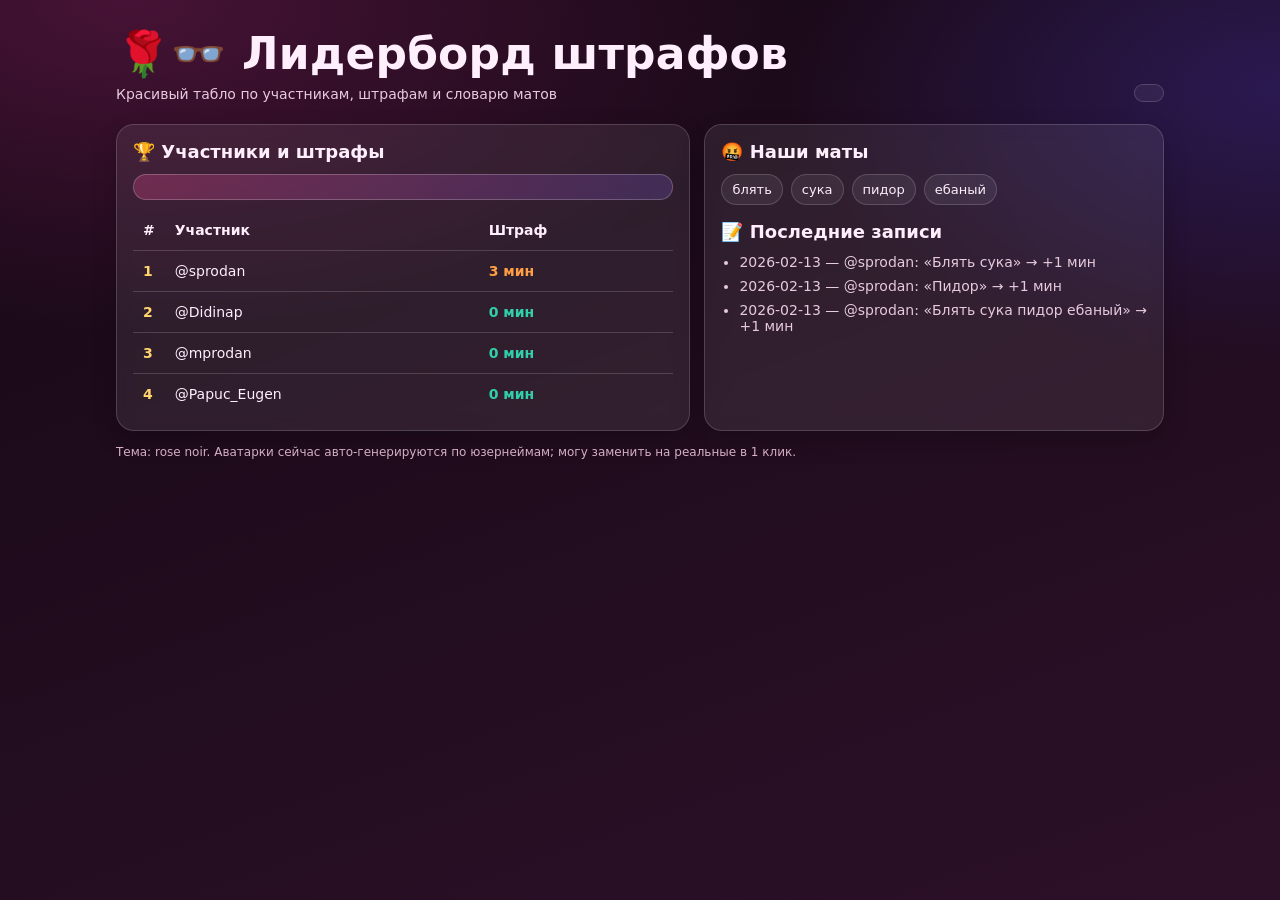
<file: index.html>
<!doctype html>
<html lang="ru">
<head>
  <meta charset="UTF-8" />
  <meta name="viewport" content="width=device-width, initial-scale=1.0" />
  <title>🌹👓 Лидерборд штрафов</title>
  <style>
    :root {
      --bg1: #160815;
      --bg2: #2c1028;
      --card: rgba(255,255,255,0.08);
      --line: rgba(255,255,255,0.16);
      --text: #ffeefb;
      --muted: #e7cadd;
      --accent: #ff4f9a;
      --accent-2: #8f6bff;
      --ok: #31d0aa;
      --warn: #ff9f44;
      --danger: #ff5f7a;
    }

    * { box-sizing: border-box; }
    body {
      margin: 0;
      font-family: Inter, system-ui, -apple-system, Segoe UI, Roboto, Helvetica, Arial, sans-serif;
      color: var(--text);
      background: radial-gradient(1200px 600px at 10% 0%, #471336 0%, transparent 55%),
                  radial-gradient(900px 500px at 100% 10%, #2a1951 0%, transparent 55%),
                  linear-gradient(160deg, var(--bg1), var(--bg2));
      min-height: 100vh;
    }

    .wrap {
      max-width: 1080px;
      margin: 0 auto;
      padding: 28px 16px 40px;
    }

    .hero {
      display: flex;
      justify-content: space-between;
      align-items: end;
      gap: 16px;
      margin-bottom: 22px;
    }

    h1 {
      margin: 0;
      font-size: clamp(26px, 5vw, 44px);
      letter-spacing: 0.2px;
    }

    .subtitle {
      color: var(--muted);
      margin-top: 6px;
      font-size: 14px;
    }

    .badge {
      border: 1px solid var(--line);
      background: rgba(255,255,255,0.06);
      border-radius: 999px;
      padding: 8px 14px;
      font-size: 13px;
      white-space: nowrap;
    }

    .grid {
      display: grid;
      grid-template-columns: 1.25fr 1fr;
      gap: 14px;
    }

    @media (max-width: 860px) {
      .grid { grid-template-columns: 1fr; }
    }

    .card {
      background: var(--card);
      border: 1px solid var(--line);
      border-radius: 18px;
      backdrop-filter: blur(8px);
      box-shadow: 0 10px 24px rgba(0,0,0,0.2);
      padding: 16px;
    }

    .card h2 {
      margin: 0 0 12px;
      font-size: 18px;
    }

    .table {
      width: 100%;
      border-collapse: collapse;
      overflow: hidden;
      border-radius: 12px;
    }

    .table th,
    .table td {
      text-align: left;
      padding: 12px 10px;
      border-bottom: 1px solid var(--line);
      font-size: 14px;
    }

    .table tr:last-child td { border-bottom: none; }

    .user {
      display: flex;
      align-items: center;
      gap: 10px;
      min-width: 190px;
    }

    .avatar {
      width: 34px;
      height: 34px;
      border-radius: 50%;
      object-fit: cover;
      border: 1px solid rgba(255,255,255,0.3);
      background: #fff;
    }

    .rank {
      width: 28px;
      font-weight: 700;
      color: #ffd66e;
    }

    .mins {
      font-weight: 700;
      color: var(--warn);
    }

    .swear-cloud {
      display: flex;
      flex-wrap: wrap;
      gap: 8px;
      margin-top: 4px;
    }

    .pill {
      padding: 7px 10px;
      border-radius: 999px;
      border: 1px solid var(--line);
      background: rgba(255,255,255,0.07);
      font-size: 13px;
    }

    .logs {
      margin: 0;
      padding-left: 18px;
      display: grid;
      gap: 8px;
      color: var(--muted);
      font-size: 14px;
    }

    .footer {
      margin-top: 14px;
      font-size: 12px;
      color: #dcb4cb;
    }

    .top {
      background: linear-gradient(120deg, rgba(255,79,154,0.25), rgba(143,107,255,0.2));
      border: 1px solid rgba(255,255,255,0.22);
      border-radius: 14px;
      padding: 12px;
      margin-bottom: 10px;
      font-size: 14px;
    }

    .zero {
      color: var(--ok);
      font-weight: 600;
    }
  </style>
</head>
<body>
  <div class="wrap">
    <div class="hero">
      <div>
        <h1>🌹👓 Лидерборд штрафов</h1>
        <div class="subtitle">Красивый табло по участникам, штрафам и словарю матов</div>
      </div>
      <div class="badge" id="updatedAt"></div>
    </div>

    <div class="grid">
      <section class="card">
        <h2>🏆 Участники и штрафы</h2>
        <div class="top" id="topLine"></div>
        <table class="table" id="board">
          <thead>
            <tr><th>#</th><th>Участник</th><th>Штраф</th></tr>
          </thead>
          <tbody>
            <tr><td class="rank">1</td><td>@sprodan</td><td class="mins">3 мин</td></tr>
            <tr><td class="rank">2</td><td>@Didinap</td><td class="zero">0 мин</td></tr>
            <tr><td class="rank">3</td><td>@mprodan</td><td class="zero">0 мин</td></tr>
            <tr><td class="rank">4</td><td>@Papuc_Eugen</td><td class="zero">0 мин</td></tr>
          </tbody>
        </table>
      </section>

      <section class="card">
        <h2>🤬 Наши маты</h2>
        <div class="swear-cloud" id="swears">
          <span class="pill">блять</span><span class="pill">сука</span><span class="pill">пидор</span><span class="pill">ебаный</span>
        </div>
        <h2 style="margin-top:16px">📝 Последние записи</h2>
        <ul class="logs" id="logs">
          <li>2026-02-13 — @sprodan: «Блять сука» → +1 мин</li>
          <li>2026-02-13 — @sprodan: «Пидор» → +1 мин</li>
          <li>2026-02-13 — @sprodan: «Блять сука пидор ебаный» → +1 мин</li>
        </ul>
      </section>
    </div>

    <div class="footer">Тема: rose noir. Аватарки сейчас авто-генерируются по юзернеймам; могу заменить на реальные в 1 клик.</div>
  </div>

  <script>
    const users = [
      { username: 'sprodan', name: 'stas prodan', penaltyMin: 3 },
      { username: 'mprodan', name: 'mprodan', penaltyMin: 0 },
      { username: 'Didinap', name: 'Didinap', penaltyMin: 0 },
      { username: 'Papuc_Eugen', name: 'Papuc Eugen', penaltyMin: 0 }
    ];

    const logs = [
      { date: '2026-02-13', username: 'sprodan', text: 'Блять сука', add: 1 },
      { date: '2026-02-13', username: 'sprodan', text: 'Пидор', add: 1 },
      { date: '2026-02-13', username: 'sprodan', text: 'Блять сука пидор ебаный', add: 1 }
    ];

    const swears = ['блять', 'сука', 'пидор', 'ебаный'];

    const avatarUrl = (u) => `https://api.dicebear.com/9.x/notionists/svg?seed=${encodeURIComponent(u)}`;

    const sorted = [...users].sort((a,b) => b.penaltyMin - a.penaltyMin || a.username.localeCompare(b.username));

    const top = sorted[0];
    document.getElementById('topLine').innerHTML =
      top.penaltyMin > 0
      ? `<b>@${top.username}</b> лидирует с <b>${top.penaltyMin} мин</b> штрафа.`
      : 'Пока штрафов нет. Все святые 😇';

    const table = document.getElementById('board');
    table.innerHTML = `
      <thead>
        <tr>
          <th>#</th>
          <th>Участник</th>
          <th>Штраф</th>
        </tr>
      </thead>
      <tbody>
        ${sorted.map((u, i) => `
          <tr>
            <td class="rank">${i + 1}</td>
            <td>
              <div class="user">
                <img class="avatar" src="${avatarUrl(u.username)}" alt="${u.username}" />
                <div>
                  <div>@${u.username}</div>
                  <div style="font-size:12px;color:#dcb4cb">${u.name}</div>
                </div>
              </div>
            </td>
            <td class="${u.penaltyMin === 0 ? 'zero' : 'mins'}">${u.penaltyMin} мин</td>
          </tr>
        `).join('')}
      </tbody>
    `;

    document.getElementById('swears').innerHTML = swears.map(w => `<span class="pill">${w}</span>`).join('');
    document.getElementById('logs').innerHTML = logs.map(l => `<li>${l.date} — @${l.username}: «${l.text}» → +${l.add} мин</li>`).join('');

    document.getElementById('updatedAt').textContent = `Обновлено: ${new Date().toLocaleString('ru-RU')}`;
  </script>
</body>
</html>
</file>
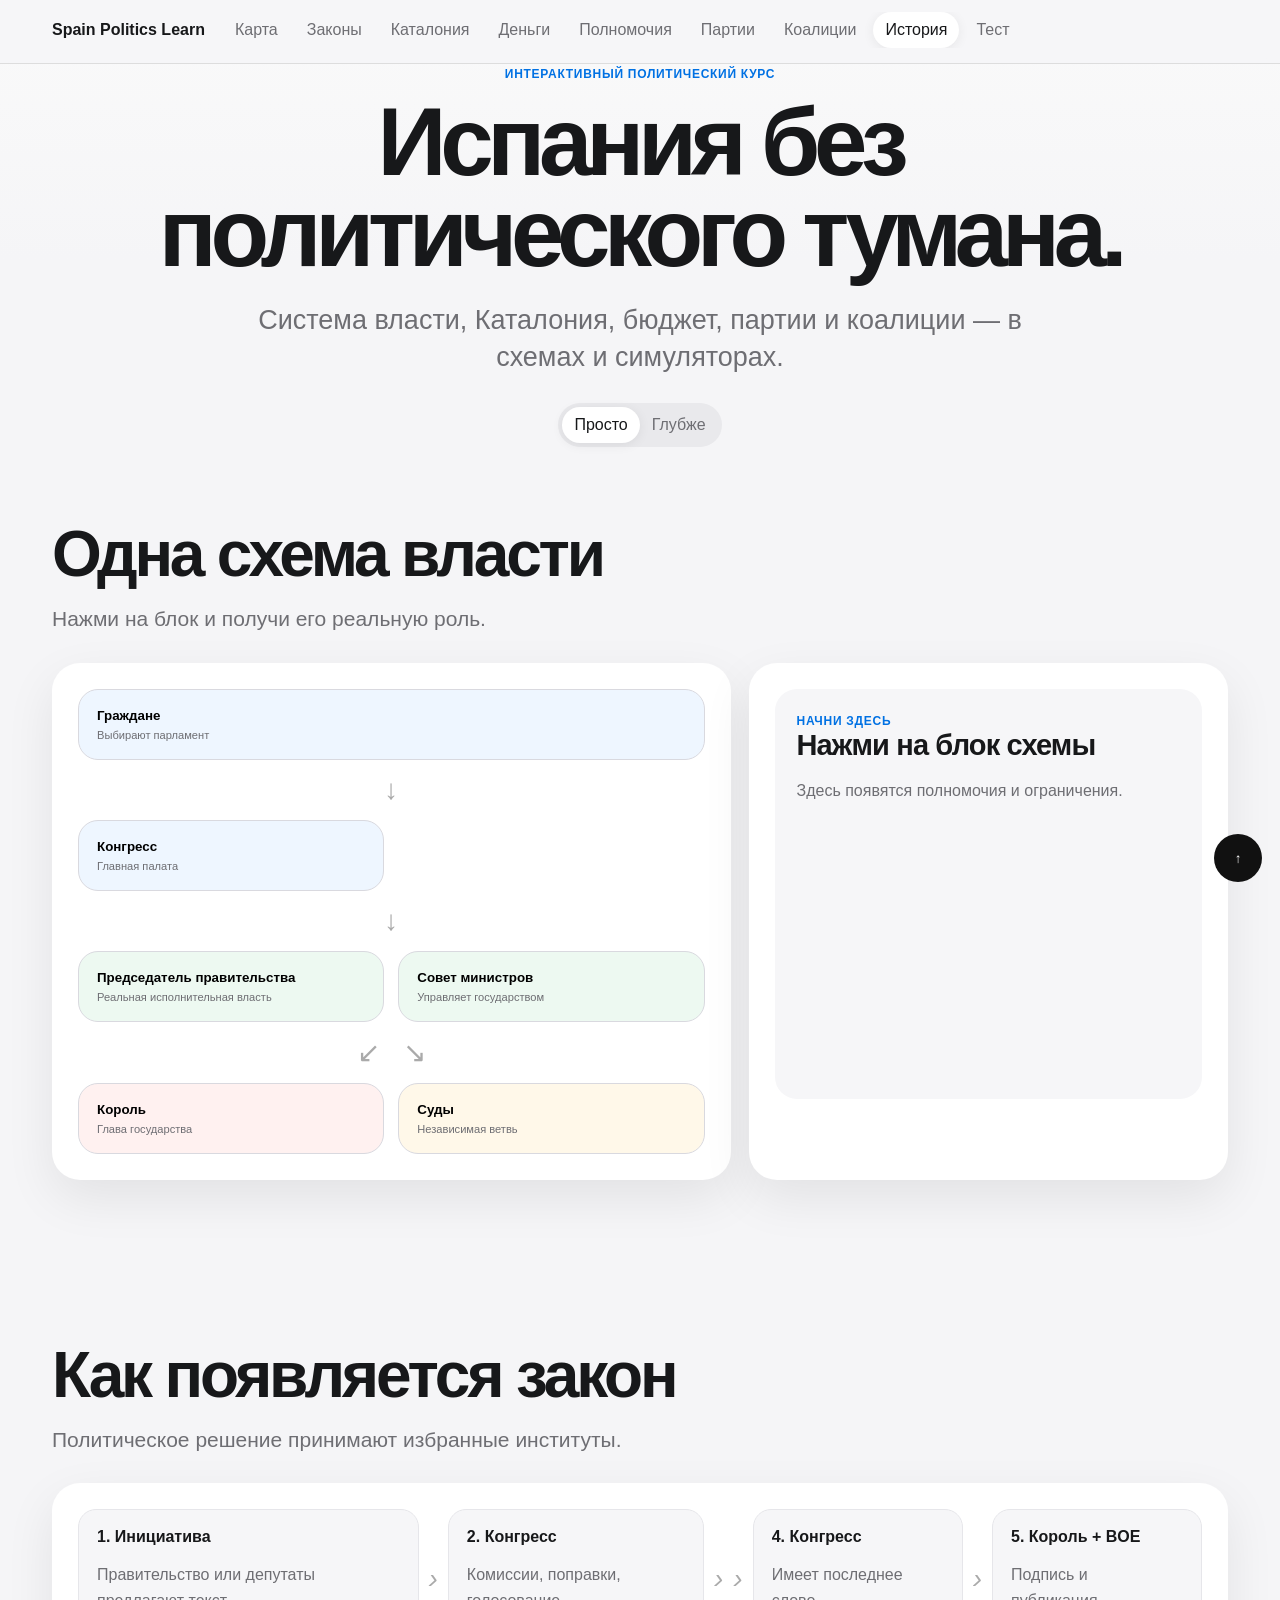
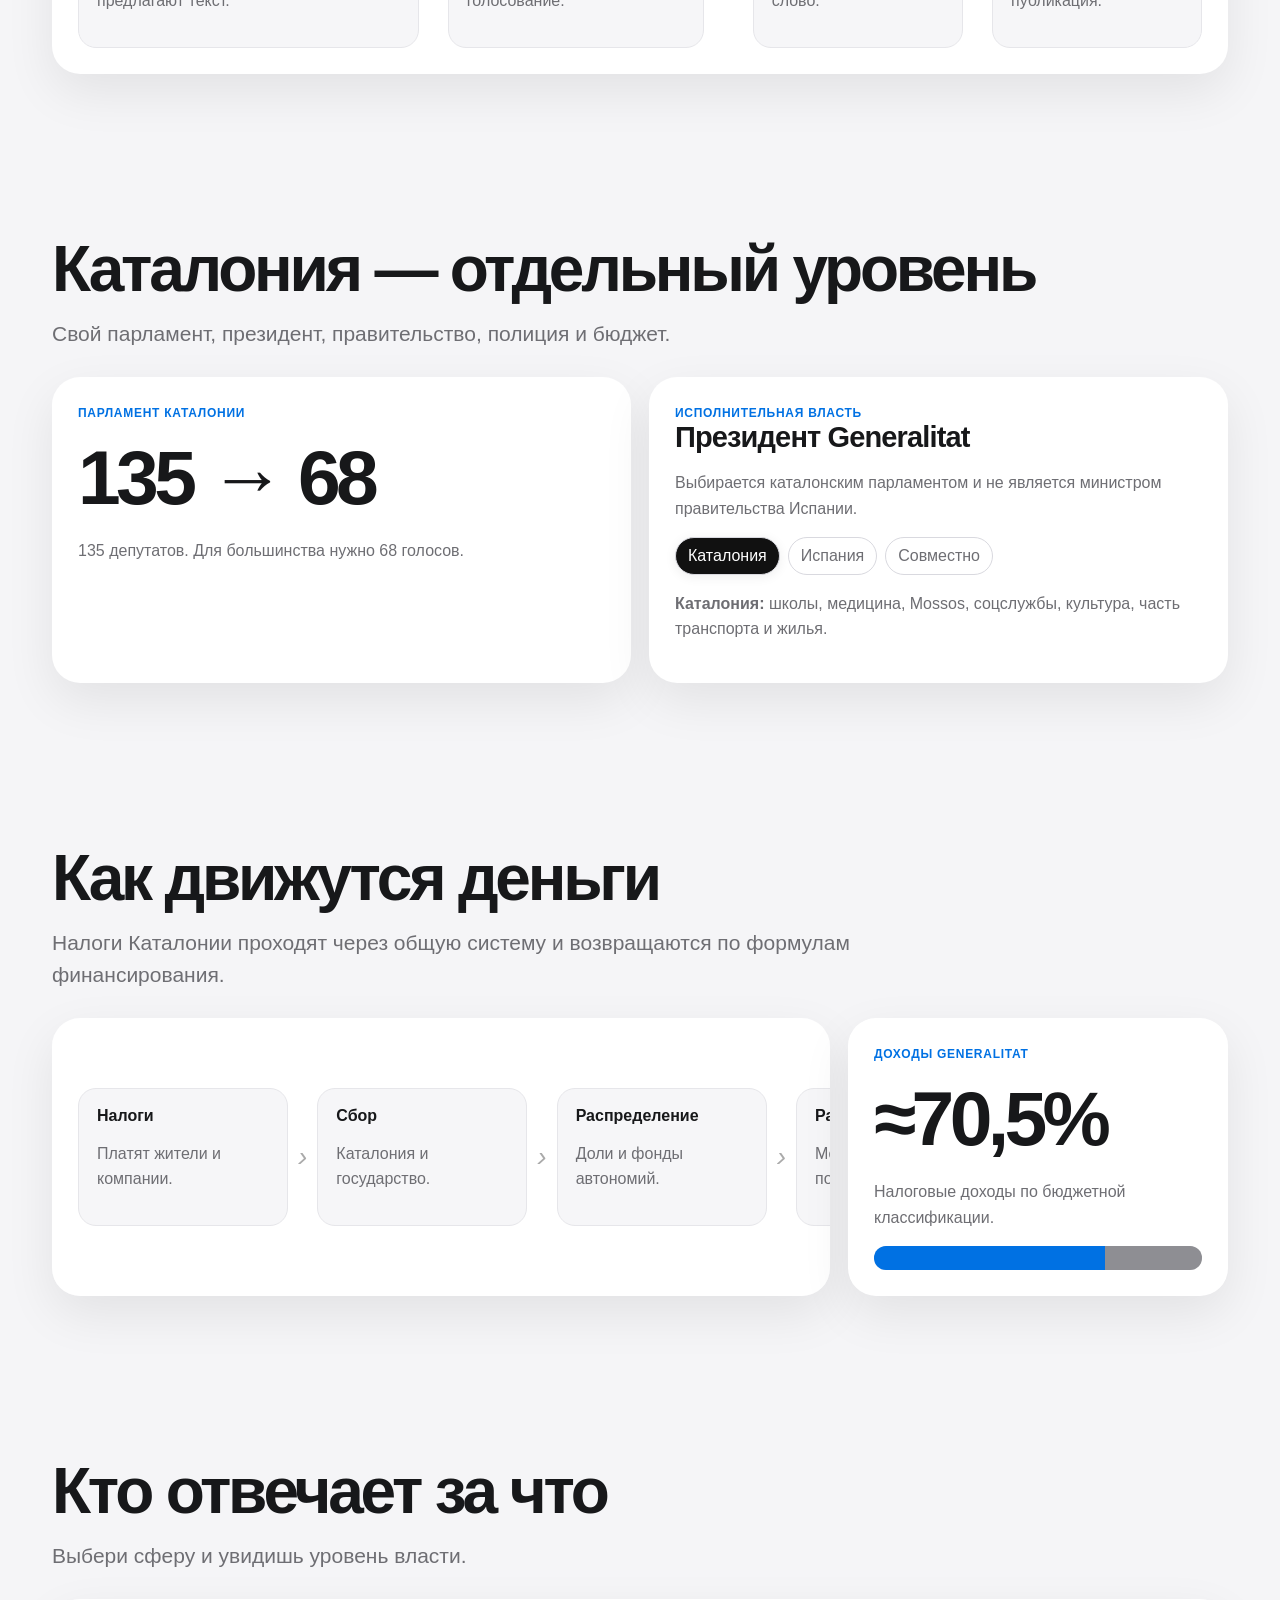
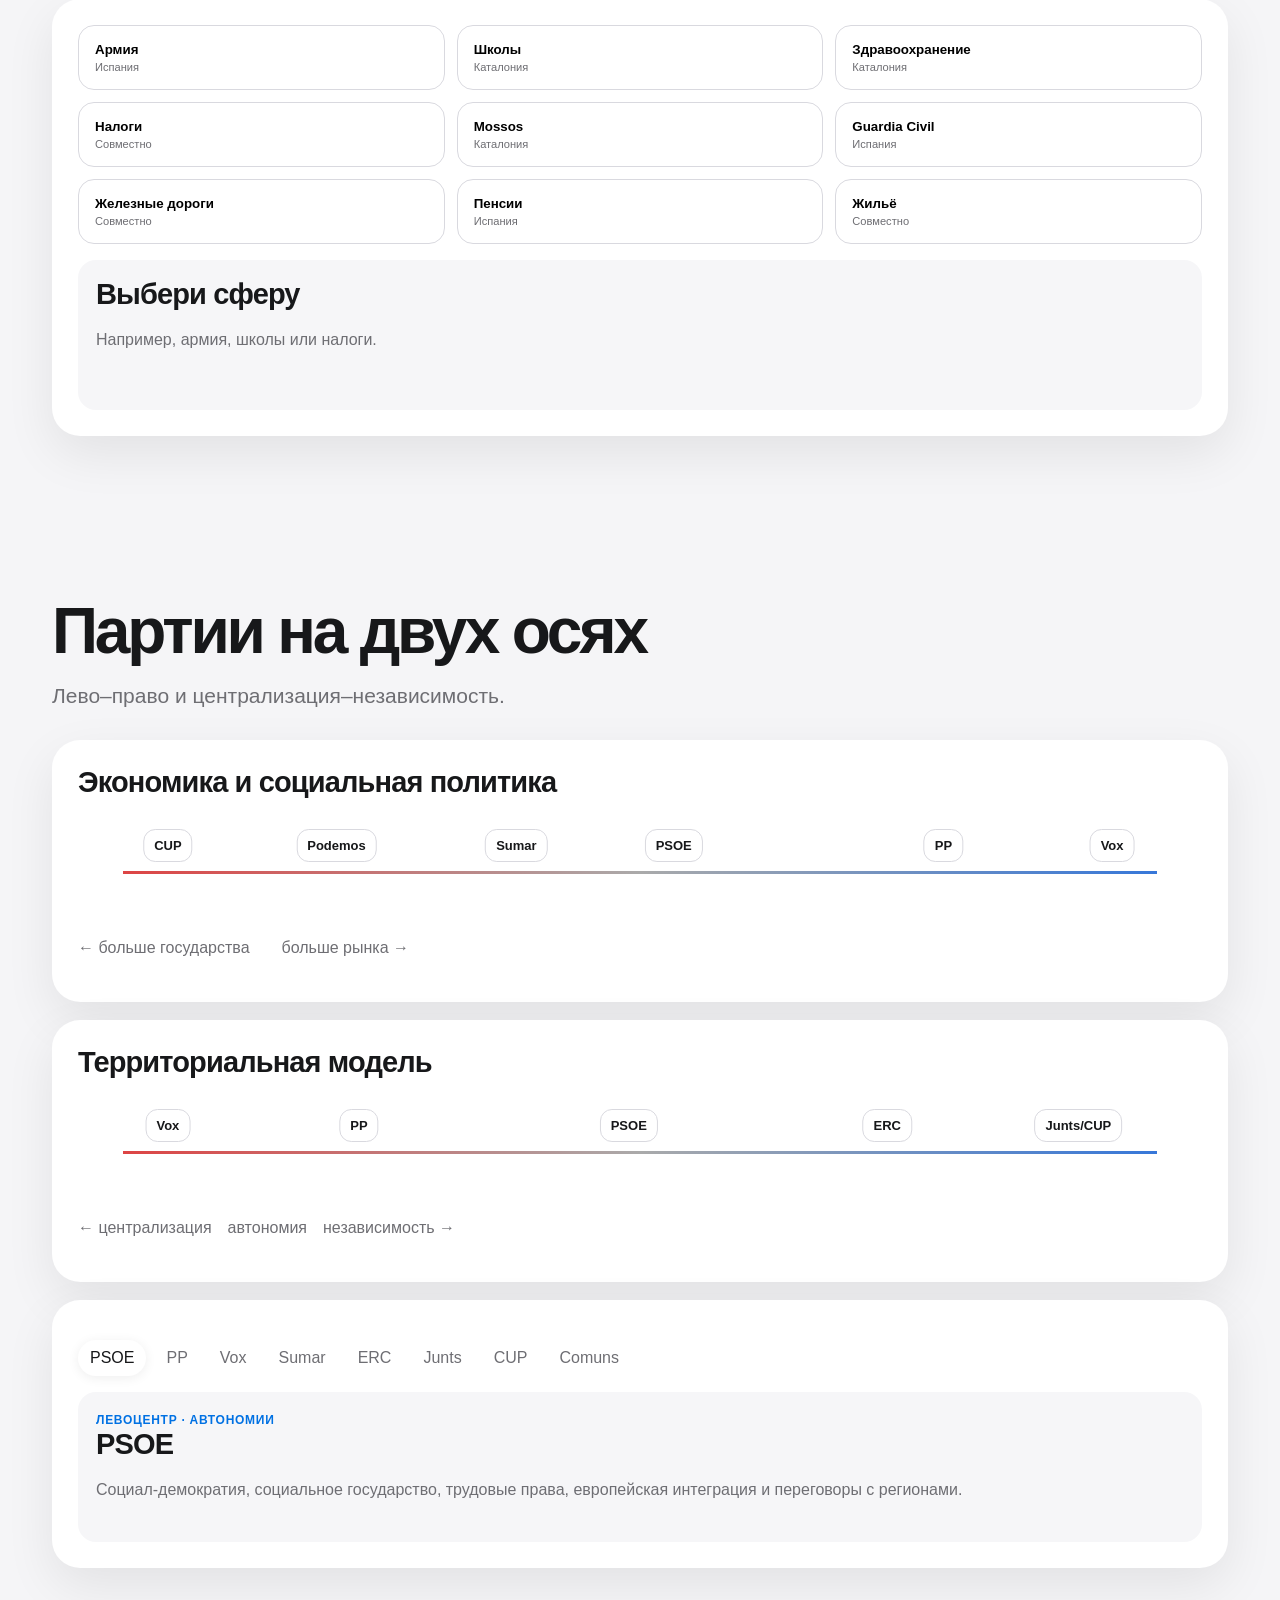
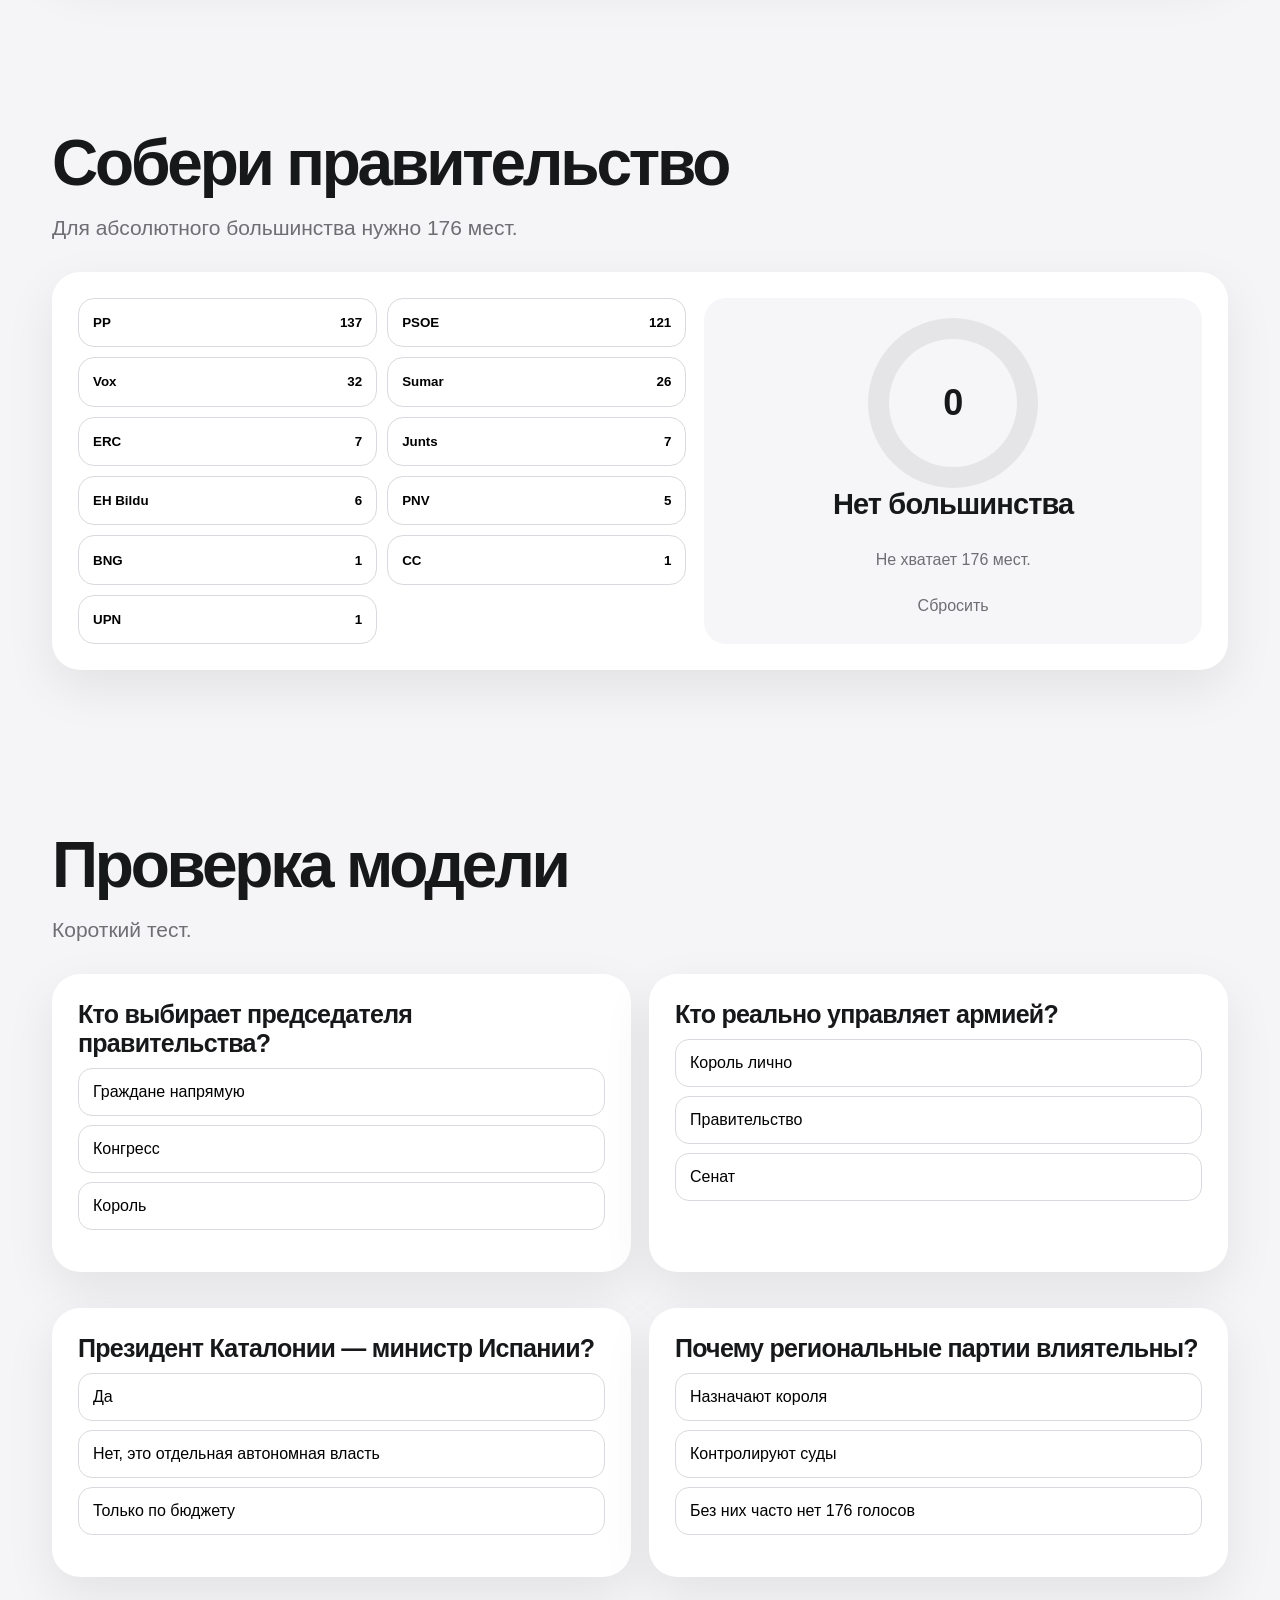
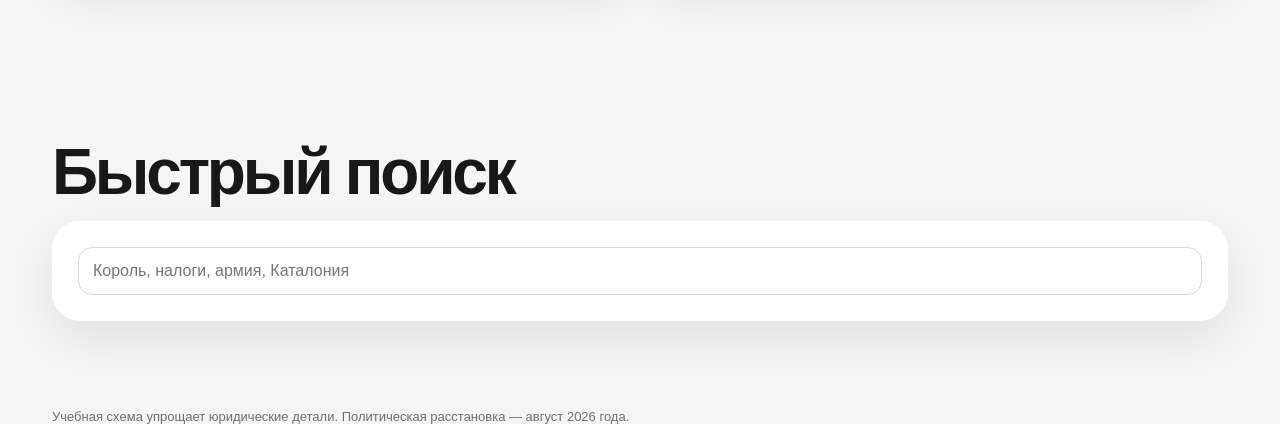
<file: spain-politics-full/index.html>
<!doctype html><html lang="ru"><head><meta charset="utf-8"><meta name="viewport" content="width=device-width,initial-scale=1,viewport-fit=cover"><meta name="theme-color" content="#f5f5f7"><title>Испания: интерактивная политика</title><link rel="stylesheet" href="styles.css"></head><body class="simple"><div class="top"><div class="shell topin"><b>Spain Politics Learn</b><nav><button type="button" data-go="map" class="active">Карта</button><button type="button" data-go="laws">Законы</button><button type="button" data-go="cat">Каталония</button><button type="button" data-go="money">Деньги</button><button type="button" data-go="powers">Полномочия</button><button type="button" data-go="parties">Партии</button><button type="button" data-go="coalition">Коалиции</button><button type="button" data-go="history">История</button><button type="button" data-go="quiz">Тест</button></nav></div><i id="progress"></i></div><header class="shell"><span>Интерактивный политический курс</span><h1>Испания без политического тумана.</h1><p>Система власти, Каталония, бюджет, партии и коалиции — в схемах и симуляторах.</p><div class="seg"><button type="button" id="simple" class="active">Просто</button><button type="button" id="deep">Глубже</button></div></header><main class="shell"><section id="map"><h2>Одна схема власти</h2><p class="intro">Нажми на блок и получи его реальную роль.</p><div class="grid"><div class="card span7"><div class="map"><button type="button" class="node blue" data-node="people"><b>Граждане</b><small>Выбирают парламент</small></button><em>↓</em><div class="cols"><button type="button" class="node blue" data-node="congress"><b>Конгресс</b><small>Главная палата</small></button><button type="button" class="node blue advanced" data-node="senate"><b>Сенат</b><small>Верхняя палата</small></button></div><em>↓</em><div class="cols"><button type="button" class="node green" data-node="pm"><b>Председатель правительства</b><small>Реальная исполнительная власть</small></button><button type="button" class="node green" data-node="cabinet"><b>Совет министров</b><small>Управляет государством</small></button></div><em>↙︎ &nbsp; ↘︎</em><div class="cols"><button type="button" class="node red" data-node="king"><b>Король</b><small>Глава государства</small></button><button type="button" class="node gold" data-node="courts"><b>Суды</b><small>Независимая ветвь</small></button></div></div></div><div class="card span5"><div id="detail"><label>Начни здесь</label><h3>Нажми на блок схемы</h3><p>Здесь появятся полномочия и ограничения.</p></div></div></div></section><section id="laws"><h2>Как появляется закон</h2><p class="intro">Политическое решение принимают избранные институты.</p><div class="card flow"><article><b>1. Инициатива</b><p>Правительство или депутаты предлагают текст.</p></article><i>›</i><article><b>2. Конгресс</b><p>Комиссии, поправки, голосование.</p></article><i>›</i><article class="advanced"><b>3. Сенат</b><p>Поправляет или задерживает.</p></article><i>›</i><article><b>4. Конгресс</b><p>Имеет последнее слово.</p></article><i>›</i><article><b>5. Король + BOE</b><p>Подпись и публикация.</p></article></div></section><section id="cat"><h2>Каталония — отдельный уровень</h2><p class="intro">Свой парламент, президент, правительство, полиция и бюджет.</p><div class="grid"><div class="card span6"><label>Парламент Каталонии</label><div class="fact">135 → 68</div><p>135 депутатов. Для большинства нужно 68 голосов.</p></div><div class="card span6"><label>Исполнительная власть</label><h3>Президент Generalitat</h3><p>Выбирается каталонским парламентом и не является министром правительства Испании.</p><div class="switch"><button type="button" data-power="cat" class="active">Каталония</button><button type="button" data-power="state">Испания</button><button type="button" data-power="shared">Совместно</button></div><div id="powerText"></div></div><div class="card span12 advanced"><h3>Две демократические вертикали</h3><p>Мадрид и Барселона получают мандат от разных парламентов. Поэтому между ними переговоры и конфликты, а не простое подчинение.</p></div></div></section><section id="money"><h2>Как движутся деньги</h2><p class="intro">Налоги Каталонии проходят через общую систему и возвращаются по формулам финансирования.</p><div class="grid"><div class="card span8 flow"><article><b>Налоги</b><p>Платят жители и компании.</p></article><i>›</i><article><b>Сбор</b><p>Каталония и государство.</p></article><i>›</i><article><b>Распределение</b><p>Доли и фонды автономий.</p></article><i>›</i><article><b>Расходы</b><p>Медицина, школы, полиция.</p></article></div><div class="card span4"><label>Доходы Generalitat</label><div class="fact">≈70,5%</div><p>Налоговые доходы по бюджетной классификации.</p><div class="bar"><b></b><i></i></div></div></div></section><section id="powers"><h2>Кто отвечает за что</h2><p class="intro">Выбери сферу и увидишь уровень власти.</p><div class="card"><div id="competencies" class="competencies"></div><div id="owner"><h3>Выбери сферу</h3><p>Например, армия, школы или налоги.</p></div></div></section><section id="parties"><h2>Партии на двух осях</h2><p class="intro">Лево–право и централизация–независимость.</p><div class="card"><h3>Экономика и социальная политика</h3><div class="axis"><span style="left:8%">CUP</span><span style="left:23%">Podemos</span><span style="left:39%">Sumar</span><span style="left:53%">PSOE</span><span style="left:77%">PP</span><span style="left:92%">Vox</span></div><p>← больше государства  больше рынка →</p></div><div class="card"><h3>Территориальная модель</h3><div class="axis"><span style="left:8%">Vox</span><span style="left:25%">PP</span><span style="left:49%">PSOE</span><span style="left:72%">ERC</span><span style="left:89%">Junts/CUP</span></div><p>← централизация автономия независимость →</p></div><div class="card"><div id="partyButtons" class="chips"></div><div id="partyDetail"></div></div></section><section id="coalition"><h2>Собери правительство</h2><p class="intro">Для абсолютного большинства нужно 176 мест.</p><div class="card simulator"><div id="coalitionList" class="partylist"></div><div class="score"><div id="ring"><strong id="total">0</strong></div><h3 id="status">Нет большинства</h3><p id="missing">Не хватает 176 мест.</p><button type="button" id="reset">Сбросить</button></div></div></section><section id="history" class="advanced"><h2>Как мы пришли сюда</h2><p class="intro">Ключевые политические точки.</p><div id="timeline" class="card timeline"></div></section><section id="quiz"><h2>Проверка модели</h2><p class="intro">Короткий тест.</p><div id="quizGrid" class="grid"></div></section><section><h2>Быстрый поиск</h2><div class="card"><input id="search" placeholder="Король, налоги, армия, Каталония"><div id="results"></div></div></section></main><footer class="shell">Учебная схема упрощает юридические детали. Политическая расстановка — август 2026 года.</footer><button type="button" id="top">↑</button><script src="app-v3.js"></script></body></html>
</file>
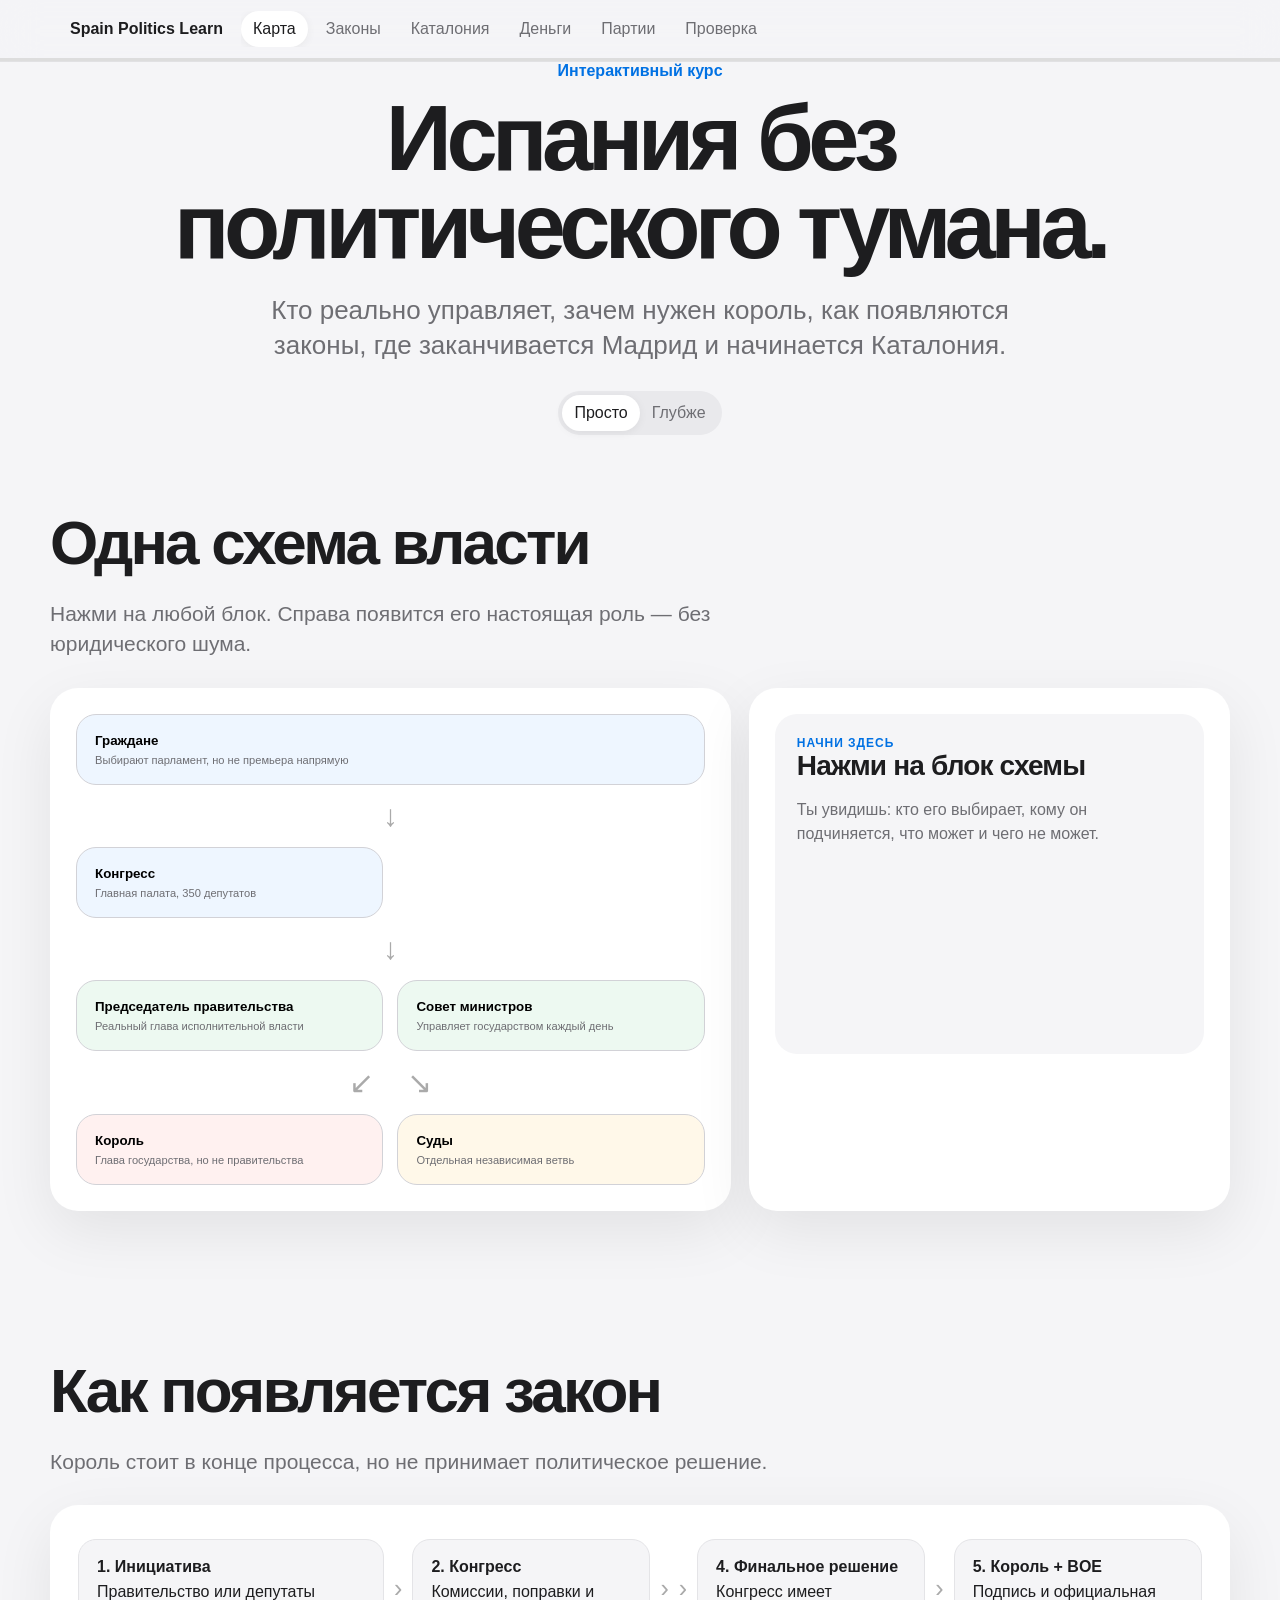
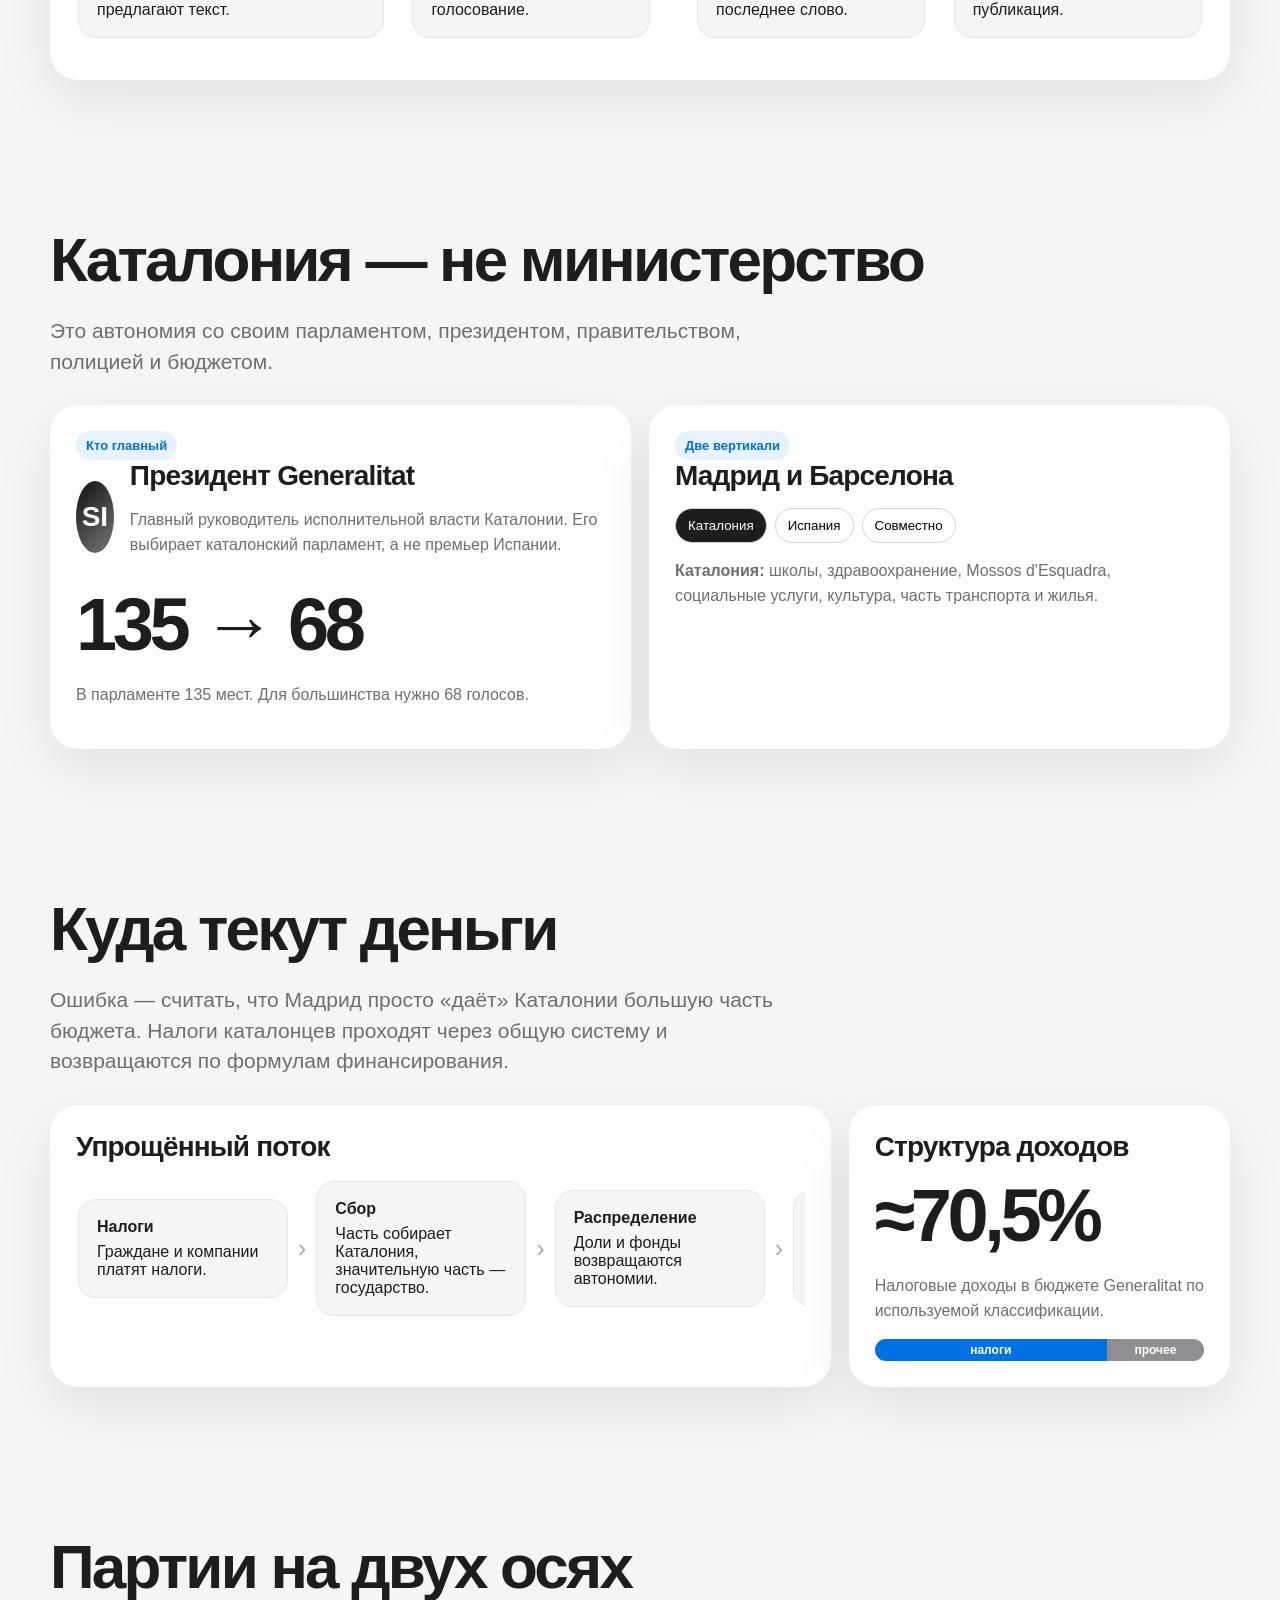
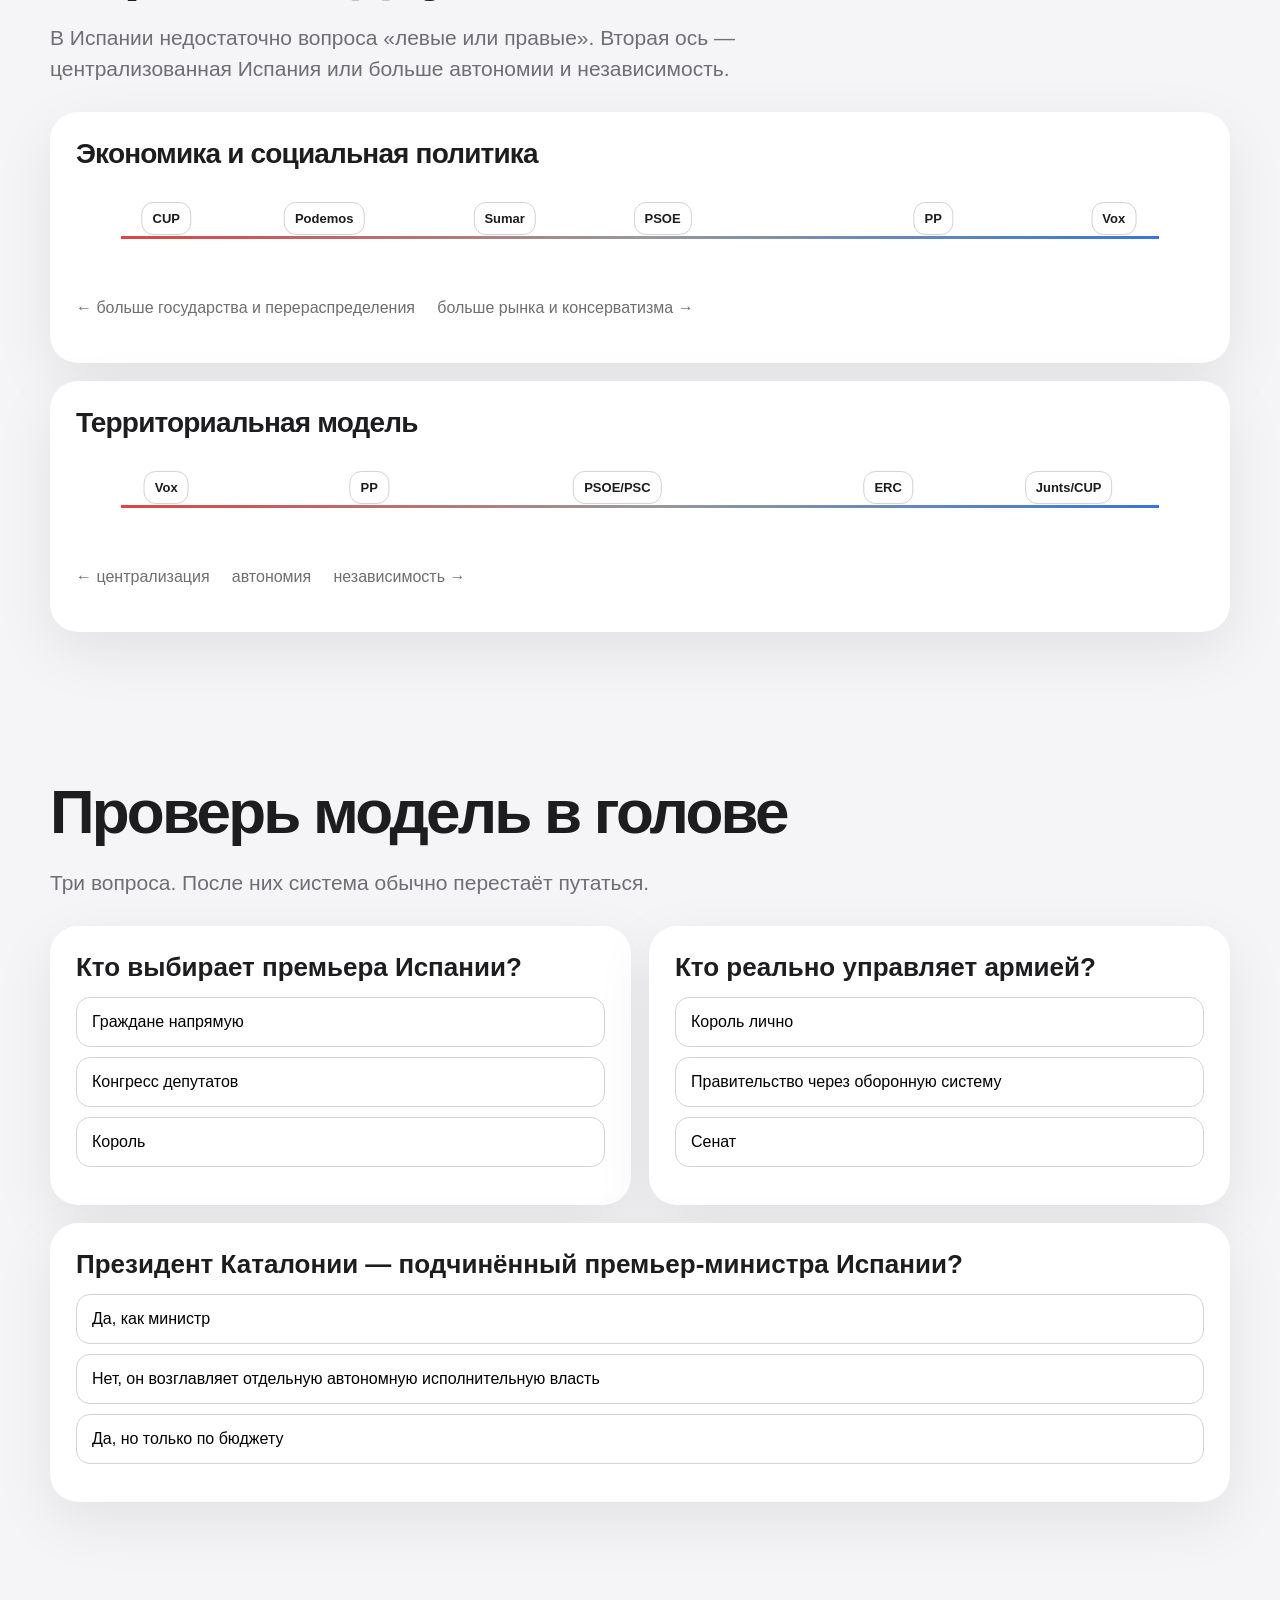
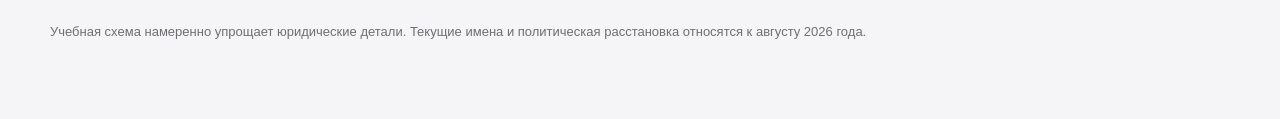
<file: spain-politics/index.html>
<!doctype html>
<html lang="ru">
<head>
<meta charset="utf-8">
<meta name="viewport" content="width=device-width,initial-scale=1,viewport-fit=cover">
<meta name="theme-color" content="#f5f5f7">
<title>Испания: как устроена власть</title>
<style>
:root{--bg:#f5f5f7;--card:#fff;--text:#1d1d1f;--muted:#6e6e73;--line:#d2d2d7;--blue:#0071e3;--blue2:#e8f2ff;--red:#ff3b30;--green:#28a745;--gold:#b7791f;--purple:#7657d5;--shadow:0 20px 60px rgba(0,0,0,.08)}*{box-sizing:border-box}html{scroll-behavior:smooth}body{margin:0;background:var(--bg);color:var(--text);font-family:-apple-system,BlinkMacSystemFont,"SF Pro Display","Segoe UI",sans-serif}.shell{max-width:1180px;margin:auto;padding:0 20px}.top{position:sticky;top:0;z-index:50;background:rgba(245,245,247,.82);backdrop-filter:saturate(180%) blur(18px);border-bottom:1px solid rgba(0,0,0,.08)}.topin{height:58px;display:flex;align-items:center;gap:18px}.brand{font-weight:700}.nav{display:flex;gap:6px;overflow:auto;flex:1}.nav button,.seg button{border:0;background:transparent;padding:9px 12px;border-radius:999px;font:inherit;color:var(--muted);cursor:pointer;white-space:nowrap}.nav button.active,.nav button:hover,.seg button.active{background:#fff;color:var(--text);box-shadow:0 2px 10px rgba(0,0,0,.06)}.progress{height:3px;background:#ddd}.progress i{display:block;height:100%;width:0;background:var(--blue)}header{padding:84px 0 64px;text-align:center}.eyebrow{color:var(--blue);font-weight:700}.hero{font-size:clamp(46px,8vw,92px);line-height:.96;letter-spacing:-.06em;margin:14px auto 22px;max-width:980px}.lead{max-width:750px;margin:auto;color:var(--muted);font-size:clamp(18px,2.3vw,26px);line-height:1.35}.seg{margin:28px auto 0;display:inline-flex;background:#e9e9ec;border-radius:999px;padding:4px}.chapter{padding:72px 0}.chapter h2{font-size:clamp(34px,5vw,62px);letter-spacing:-.045em;margin:0 0 12px}.chapter>.intro{color:var(--muted);font-size:21px;max-width:760px;line-height:1.45;margin-bottom:28px}.grid{display:grid;grid-template-columns:repeat(12,1fr);gap:18px}.card{background:var(--card);border-radius:28px;padding:26px;box-shadow:var(--shadow);position:relative;overflow:hidden}.span12{grid-column:span 12}.span8{grid-column:span 8}.span7{grid-column:span 7}.span6{grid-column:span 6}.span5{grid-column:span 5}.span4{grid-column:span 4}.card h3{font-size:28px;letter-spacing:-.03em;margin:0 0 10px}.card p{color:var(--muted);line-height:1.55}.bigfact{font-size:clamp(40px,6vw,74px);font-weight:750;letter-spacing:-.06em;margin:8px 0}.pill{display:inline-flex;padding:7px 10px;border-radius:999px;background:var(--blue2);color:var(--blue);font-weight:700;font-size:13px}.map{display:grid;gap:14px}.node{border:1px solid var(--line);border-radius:20px;padding:18px;background:#fff;cursor:pointer;transition:.2s;text-align:left}.node:hover,.node.selected{transform:translateY(-2px);border-color:var(--blue);box-shadow:0 10px 24px rgba(0,113,227,.12)}.node small{color:var(--muted);display:block;margin-top:6px}.node.blue{background:#eef6ff}.node.green{background:#edf9f1}.node.red{background:#fff1f0}.node.gold{background:#fff8e9}.node.purple{background:#f3efff}.arrow{text-align:center;color:#aaa;font-size:30px}.columns{display:grid;grid-template-columns:1fr 1fr;gap:14px}.detail{min-height:340px;border-radius:22px;background:#f5f5f7;padding:22px}.detail ul{padding-left:20px;line-height:1.6}.detail .tag{font-size:12px;color:var(--blue);font-weight:700;text-transform:uppercase;letter-spacing:.08em}.flow{display:flex;align-items:center;gap:10px;overflow:auto;padding:8px 2px 16px}.step{min-width:210px;padding:18px;border-radius:18px;background:#f5f5f7;border:1px solid #e4e4e7}.step b{display:block;margin-bottom:7px}.flow .chev{font-size:25px;color:#aaa}.meter{height:22px;border-radius:999px;overflow:hidden;background:#e6e6e9;display:flex}.meter span{display:flex;align-items:center;justify-content:center;color:#fff;font-size:12px;font-weight:700}.tax{width:70.5%;background:var(--blue)}.other{width:29.5%;background:#8e8e93}.toggleline{display:flex;gap:8px;flex-wrap:wrap;margin:16px 0}.toggleline button{border:1px solid var(--line);background:#fff;border-radius:999px;padding:9px 12px;cursor:pointer}.toggleline button.active{background:var(--text);color:#fff}.axis{position:relative;height:86px;margin:24px 0 8px}.axis:before{content:"";position:absolute;left:4%;right:4%;top:42px;height:3px;background:linear-gradient(90deg,#d44,#999,#3677d9)}.party{position:absolute;top:8px;transform:translateX(-50%);background:white;border:1px solid var(--line);padding:8px 10px;border-radius:12px;font-size:13px;font-weight:700}.quizQ{font-size:26px;font-weight:700;margin-bottom:14px}.answers{display:grid;gap:10px}.answers button{font:inherit;text-align:left;padding:15px;border-radius:14px;border:1px solid var(--line);background:#fff;cursor:pointer}.answers button.correct{border-color:var(--green);background:#edf9f1}.answers button.wrong{border-color:var(--red);background:#fff1f0}.result{margin-top:12px;font-weight:700}.simple .advanced{display:none!important}.advancedNote{border-left:4px solid var(--purple);padding:12px 14px;background:#f5f1ff;border-radius:10px;color:#51436e}.current{display:flex;align-items:center;gap:16px}.avatar{width:72px;height:72px;border-radius:50%;display:grid;place-items:center;background:linear-gradient(135deg,#111,#777);color:#fff;font-size:28px;font-weight:700}.footer{padding:50px 0 80px;color:var(--muted);font-size:13px}.backtop{position:fixed;right:18px;bottom:18px;border:0;border-radius:50%;width:48px;height:48px;background:#111;color:white;box-shadow:var(--shadow);cursor:pointer;display:none}@media(max-width:800px){header{padding-top:56px}.grid{display:block}.card{margin-bottom:16px}.columns{grid-template-columns:1fr}.topin{gap:8px}.brand{display:none}.chapter{padding:50px 0}.current{align-items:flex-start}.hero{font-size:52px}.nav{margin-left:-8px}.backtop{display:block}}
</style>
</head>
<body class="simple">
<div class="top"><div class="shell topin"><div class="brand">Spain Politics Learn</div><div class="nav"><button data-go="overview" class="active">Карта</button><button data-go="laws">Законы</button><button data-go="catalonia">Каталония</button><button data-go="money">Деньги</button><button data-go="parties">Партии</button><button data-go="quiz">Проверка</button></div></div><div class="progress"><i></i></div></div>
<header class="shell"><div class="eyebrow">Интерактивный курс</div><h1 class="hero">Испания без политического тумана.</h1><p class="lead">Кто реально управляет, зачем нужен король, как появляются законы, где заканчивается Мадрид и начинается Каталония.</p><div class="seg"><button id="simpleBtn" class="active">Просто</button><button id="deepBtn">Глубже</button></div></header>
<main>
<section class="chapter shell" id="overview"><h2>Одна схема власти</h2><p class="intro">Нажми на любой блок. Справа появится его настоящая роль — без юридического шума.</p><div class="grid"><div class="card span7"><div class="map"><button class="node blue" data-node="people"><b>Граждане</b><small>Выбирают парламент, но не премьера напрямую</small></button><div class="arrow">↓</div><div class="columns"><button class="node blue" data-node="congress"><b>Конгресс</b><small>Главная палата, 350 депутатов</small></button><button class="node blue advanced" data-node="senate"><b>Сенат</b><small>Территориальная верхняя палата</small></button></div><div class="arrow">↓</div><div class="columns"><button class="node green" data-node="pm"><b>Председатель правительства</b><small>Реальный глава исполнительной власти</small></button><button class="node green" data-node="cabinet"><b>Совет министров</b><small>Управляет государством каждый день</small></button></div><div class="arrow">↙︎ &nbsp;&nbsp; ↘︎</div><div class="columns"><button class="node red" data-node="king"><b>Король</b><small>Глава государства, но не правительства</small></button><button class="node gold" data-node="courts"><b>Суды</b><small>Отдельная независимая ветвь</small></button></div></div></div><div class="card span5"><div class="detail" id="detail"><div class="tag">Начни здесь</div><h3>Нажми на блок схемы</h3><p>Ты увидишь: кто его выбирает, кому он подчиняется, что может и чего не может.</p></div></div></div></section>
<section class="chapter shell" id="laws"><h2>Как появляется закон</h2><p class="intro">Король стоит в конце процесса, но не принимает политическое решение.</p><div class="card"><div class="flow"><div class="step"><b>1. Инициатива</b>Правительство или депутаты предлагают текст.</div><div class="chev">›</div><div class="step"><b>2. Конгресс</b>Комиссии, поправки и голосование.</div><div class="chev">›</div><div class="step advanced"><b>3. Сенат</b>Может поправить или задержать.</div><div class="chev">›</div><div class="step"><b>4. Финальное решение</b>Конгресс имеет последнее слово.</div><div class="chev">›</div><div class="step"><b>5. Король + BOE</b>Подпись и официальная публикация.</div></div><div class="advancedNote advanced">Политический центр закона — парламент. Король не обладает свободным правом вето.</div></div></section>
<section class="chapter shell" id="catalonia"><h2>Каталония — не министерство</h2><p class="intro">Это автономия со своим парламентом, президентом, правительством, полицией и бюджетом.</p><div class="grid"><div class="card span6"><span class="pill">Кто главный</span><div class="current"><div class="avatar">SI</div><div><h3>Президент Generalitat</h3><p>Главный руководитель исполнительной власти Каталонии. Его выбирает каталонский парламент, а не премьер Испании.</p></div></div><div class="bigfact">135 → 68</div><p>В парламенте 135 мест. Для большинства нужно 68 голосов.</p></div><div class="card span6"><span class="pill">Две вертикали</span><h3>Мадрид и Барселона</h3><div class="toggleline"><button class="powerBtn active" data-power="cat">Каталония</button><button class="powerBtn" data-power="state">Испания</button><button class="powerBtn" data-power="shared">Совместно</button></div><div id="powerText"><p><b>Каталония:</b> школы, здравоохранение, Mossos d'Esquadra, социальные услуги, культура, часть транспорта и жилья.</p></div></div><div class="card span12 advanced"><h3>Почему возникают конфликты компетенций</h3><p>Проблема обычно не в полностью раздельных сферах, а в пересечениях: налоги, железные дороги, образование, миграция, инфраструктура. Именно здесь решения одного уровня зависят от другого.</p></div></div></section>
<section class="chapter shell" id="money"><h2>Куда текут деньги</h2><p class="intro">Ошибка — считать, что Мадрид просто «даёт» Каталонии большую часть бюджета. Налоги каталонцев проходят через общую систему и возвращаются по формулам финансирования.</p><div class="grid"><div class="card span8"><h3>Упрощённый поток</h3><div class="flow"><div class="step"><b>Налоги</b>Граждане и компании платят налоги.</div><div class="chev">›</div><div class="step"><b>Сбор</b>Часть собирает Каталония, значительную часть — государство.</div><div class="chev">›</div><div class="step"><b>Распределение</b>Доли и фонды возвращаются автономии.</div><div class="chev">›</div><div class="step"><b>Расходы</b>Generalitat финансирует свои полномочия.</div></div></div><div class="card span4"><h3>Структура доходов</h3><div class="bigfact">≈70,5%</div><p>Налоговые доходы в бюджете Generalitat по используемой классификации.</p><div class="meter"><span class="tax">налоги</span><span class="other">прочее</span></div></div><div class="card span12 advanced"><h3>Ключевой политический спор</h3><p>ERC и Junts требуют большей фискальной автономии: чтобы Каталония собирала больше налогов сама и затем перечисляла государству плату за общие функции. Сейчас она не имеет полной баскской модели.</p></div></div></section>
<section class="chapter shell" id="parties"><h2>Партии на двух осях</h2><p class="intro">В Испании недостаточно вопроса «левые или правые». Вторая ось — централизованная Испания или больше автономии и независимость.</p><div class="grid"><div class="card span12"><h3>Экономика и социальная политика</h3><div class="axis"><span class="party" style="left:8%">CUP</span><span class="party" style="left:22%">Podemos</span><span class="party" style="left:38%">Sumar</span><span class="party" style="left:52%">PSOE</span><span class="party" style="left:76%">PP</span><span class="party" style="left:92%">Vox</span></div><p>← больше государства и перераспределения &nbsp;&nbsp;&nbsp; больше рынка и консерватизма →</p></div><div class="card span12"><h3>Территориальная модель</h3><div class="axis"><span class="party" style="left:8%">Vox</span><span class="party" style="left:26%">PP</span><span class="party" style="left:48%">PSOE/PSC</span><span class="party" style="left:72%">ERC</span><span class="party" style="left:88%">Junts/CUP</span></div><p>← централизация &nbsp;&nbsp;&nbsp; автономия &nbsp;&nbsp;&nbsp; независимость →</p></div></div></section>
<section class="chapter shell" id="quiz"><h2>Проверь модель в голове</h2><p class="intro">Три вопроса. После них система обычно перестаёт путаться.</p><div class="grid"><div class="card span6"><div class="quizQ">Кто выбирает премьера Испании?</div><div class="answers" data-correct="1"><button>Граждане напрямую</button><button>Конгресс депутатов</button><button>Король</button></div><div class="result"></div></div><div class="card span6"><div class="quizQ">Кто реально управляет армией?</div><div class="answers" data-correct="1"><button>Король лично</button><button>Правительство через оборонную систему</button><button>Сенат</button></div><div class="result"></div></div><div class="card span12"><div class="quizQ">Президент Каталонии — подчинённый премьер-министра Испании?</div><div class="answers" data-correct="1"><button>Да, как министр</button><button>Нет, он возглавляет отдельную автономную исполнительную власть</button><button>Да, но только по бюджету</button></div><div class="result"></div></div></div></section>
</main><div class="footer shell">Учебная схема намеренно упрощает юридические детали. Текущие имена и политическая расстановка относятся к августу 2026 года.</div><button class="backtop" onclick="scrollTo({top:0,behavior:'smooth'})">↑</button>
<script>
const data={people:{tag:'Источник власти',title:'Граждане',text:'Голосуют за партийные списки. Они формируют парламент, а уже парламент определяет председателя правительства.',items:['Выбирают Конгресс','Выбирают часть Сената','Не выбирают короля','Не выбирают премьер-министра напрямую']},congress:{tag:'Главная палата',title:'Конгресс депутатов',text:'Центр политической системы. Без поддержки Конгресса правительство не может нормально существовать.',items:['350 депутатов','Утверждает премьер-министра','Принимает бюджет','Может вынести вотум недоверия']},senate:{tag:'Верхняя палата',title:'Сенат',text:'Территориальная палата, но обычно слабее Конгресса.',items:['Рассматривает законы','Предлагает поправки','Может задержать закон','Участвует в статье 155']},pm:{tag:'Исполнительная власть',title:'Председатель правительства',text:'Фактический политический глава страны. Сейчас эту должность занимает Педро Санчес.',items:['Формирует кабинет','Определяет внутреннюю и внешнюю политику','Отвечает перед Конгрессом','Может предложить досрочные выборы']},cabinet:{tag:'Администрация',title:'Совет министров',text:'Министры исполняют законы и руководят государственными ведомствами.',items:['Финансы','Оборона','Внутренние дела','Внешняя политика']},king:{tag:'Глава государства',title:'Король',text:'Фелипе VI представляет непрерывность государства. Политический курс не определяет.',items:['Не формирует бюджет','Не управляет правительством','Формально подписывает законы','Его акты обычно требуют подписи правительства']},courts:{tag:'Отдельная ветвь',title:'Суды',text:'Судьи формально независимы. Конституционный суд отдельно решает конституционные споры.',items:['Верховный суд — высшая обычная инстанция','Конституционный суд проверяет законы','Правительство не должно указывать судьям решения']}};
document.querySelectorAll('[data-node]').forEach(b=>b.onclick=()=>{document.querySelectorAll('[data-node]').forEach(x=>x.classList.remove('selected'));b.classList.add('selected');const d=data[b.dataset.node];detail.innerHTML=`<div class="tag">${d.tag}</div><h3>${d.title}</h3><p>${d.text}</p><ul>${d.items.map(x=>`<li>${x}</li>`).join('')}</ul>`});
const simpleBtn=document.getElementById('simpleBtn'),deepBtn=document.getElementById('deepBtn');simpleBtn.onclick=()=>{document.body.classList.add('simple');simpleBtn.classList.add('active');deepBtn.classList.remove('active')};deepBtn.onclick=()=>{document.body.classList.remove('simple');deepBtn.classList.add('active');simpleBtn.classList.remove('active')};
document.querySelectorAll('[data-go]').forEach(b=>b.onclick=()=>document.getElementById(b.dataset.go).scrollIntoView({behavior:'smooth'}));
const powers={cat:'<p><b>Каталония:</b> школы, здравоохранение, Mossos d\'Esquadra, социальные услуги, культура, часть транспорта и жилья.</p>',state:'<p><b>Испания:</b> армия, внешняя политика, гражданство, границы, основные налоги, пенсии и общегосударственное законодательство.</p>',shared:'<p><b>Совместно или пересекаются:</b> налоги, железные дороги, образование, миграционная политика, инфраструктура и экология.</p>'};document.querySelectorAll('.powerBtn').forEach(b=>b.onclick=()=>{document.querySelectorAll('.powerBtn').forEach(x=>x.classList.remove('active'));b.classList.add('active');powerText.innerHTML=powers[b.dataset.power]});
document.querySelectorAll('.answers').forEach(box=>box.querySelectorAll('button').forEach((b,i)=>b.onclick=()=>{box.querySelectorAll('button').forEach(x=>x.disabled=true);const ok=i==+box.dataset.correct;b.classList.add(ok?'correct':'wrong');if(!ok)box.children[+box.dataset.correct].classList.add('correct');box.nextElementSibling.textContent=ok?'Верно.':'Правильный ответ выделен.'}));
const sections=[...document.querySelectorAll('main section')],nav=[...document.querySelectorAll('.nav button')];addEventListener('scroll',()=>{const max=document.documentElement.scrollHeight-innerHeight;document.querySelector('.progress i').style.width=(scrollY/max*100)+'%';let id='overview';sections.forEach(s=>{if(scrollY>=s.offsetTop-120)id=s.id});nav.forEach(b=>b.classList.toggle('active',b.dataset.go===id))},{passive:true});
</script>
</body></html>
</file>
<file: spain-politics-full/styles.css>
:root{--bg:#f5f5f7;--card:#fff;--text:#17181a;--muted:#6e6e73;--line:#d9d9df;--blue:#0071e3;--green:#24a267;--red:#e5484d;--gold:#b7791f;--purple:#7559d9;--shadow:0 18px 50px rgba(0,0,0,.08)}*{box-sizing:border-box}html{scroll-behavior:smooth}body{margin:0;background:linear-gradient(#fafafa,var(--bg) 260px);color:var(--text);font-family:-apple-system,BlinkMacSystemFont,"SF Pro Display","Segoe UI",sans-serif}.shell{max-width:1220px;margin:auto;padding:0 22px}.top{position:sticky;top:0;z-index:99;background:rgba(245,245,247,.88);backdrop-filter:blur(18px);border-bottom:1px solid #ddd}.topin{height:60px;display:flex;align-items:center;gap:18px}.top nav{display:flex;gap:5px;overflow:auto}.top button,.seg button,.switch button,.chips button,#reset{border:0;background:transparent;padding:9px 12px;border-radius:999px;font:inherit;color:var(--muted);cursor:pointer;white-space:nowrap}.top button.active,.top button:hover,.seg button.active,.switch button.active,.chips button.active{background:#fff;color:var(--text);box-shadow:0 2px 12px rgba(0,0,0,.07)}#progress{display:block;height:3px;width:0;background:linear-gradient(90deg,var(--blue),var(--purple))}header{text-align:center;padding:84px 0 66px}header>span,label{color:var(--blue);font-weight:800;text-transform:uppercase;font-size:12px;letter-spacing:.06em}h1{font-size:clamp(50px,8vw,96px);line-height:.95;letter-spacing:-.065em;max-width:1000px;margin:14px auto 24px}header p{max-width:820px;margin:auto;color:var(--muted);font-size:clamp(19px,2.3vw,27px);line-height:1.35}.seg{display:inline-flex;background:#e9e9ec;border-radius:999px;padding:4px;margin-top:28px}section{padding:70px 0}h2{font-size:clamp(38px,5vw,66px);letter-spacing:-.05em;margin:0 0 12px}.intro{color:var(--muted);font-size:21px;line-height:1.5;max-width:840px;margin:0 0 28px}.grid{display:grid;grid-template-columns:repeat(12,1fr);gap:18px}.span12{grid-column:span 12}.span8{grid-column:span 8}.span7{grid-column:span 7}.span6{grid-column:span 6}.span5{grid-column:span 5}.span4{grid-column:span 4}.card{background:var(--card);border-radius:28px;padding:26px;box-shadow:var(--shadow);margin-bottom:18px;overflow:hidden}.card h3{font-size:29px;letter-spacing:-.03em;margin:0 0 10px}.card p{color:var(--muted);line-height:1.58}.map{display:grid;gap:14px}.node{border:1px solid var(--line);border-radius:20px;padding:18px;text-align:left;cursor:pointer;transition:.2s}.node:hover,.node.selected{transform:translateY(-2px);border-color:var(--blue);box-shadow:0 10px 24px rgba(0,113,227,.13)}.node small{display:block;color:var(--muted);margin-top:6px}.blue{background:#eef6ff}.green{background:#edf9f1}.red{background:#fff1f0}.gold{background:#fff8e9}.map em{text-align:center;font-style:normal;font-size:28px;color:#aaa}.cols{display:grid;grid-template-columns:1fr 1fr;gap:14px}#detail{min-height:410px;background:#f6f6f8;border-radius:22px;padding:22px}#detail ul{padding-left:20px;line-height:1.7}.flow{display:flex;align-items:center;gap:10px;overflow:auto}.flow article{min-width:210px;background:#f6f6f8;border:1px solid #e6e6ea;border-radius:18px;padding:18px}.flow i{font-size:28px;color:#aaa}.fact{font-size:clamp(44px,6vw,78px);font-weight:800;letter-spacing:-.06em;margin:12px 0}.switch,.chips{display:flex;gap:8px;flex-wrap:wrap;margin:14px 0}.switch button{border:1px solid var(--line)}.switch button.active{background:#111;color:#fff}.bar{height:24px;border-radius:999px;display:flex;overflow:hidden;background:#ddd}.bar b{width:70.5%;background:var(--blue)}.bar i{width:29.5%;background:#8e8e93}.competencies{display:grid;grid-template-columns:repeat(3,1fr);gap:12px}.competencies button{border:1px solid var(--line);border-radius:16px;background:#fff;padding:16px;text-align:left;cursor:pointer}.competencies button.active{border-color:var(--blue);background:#eaf4ff}.competencies small{display:block;color:var(--muted);margin-top:4px}#owner,#partyDetail{margin-top:16px;background:#f6f6f8;border-radius:18px;padding:18px;min-height:150px}.axis{height:100px;position:relative;margin-top:20px}.axis:before{content:"";position:absolute;left:4%;right:4%;top:52px;height:3px;background:linear-gradient(90deg,#d44,#aaa,#3677d9)}.axis span{position:absolute;top:10px;transform:translateX(-50%);padding:8px 10px;border:1px solid var(--line);border-radius:12px;background:#fff;font-weight:800;font-size:13px}.simulator{display:grid;grid-template-columns:1.1fr .9fr;gap:18px}.partylist{display:grid;grid-template-columns:1fr 1fr;gap:10px}.partylist button{border:1px solid var(--line);border-radius:16px;background:#fff;padding:14px;cursor:pointer}.partylist button.active{border-color:var(--blue);box-shadow:0 6px 18px rgba(0,113,227,.13)}.partylist b{display:flex;justify-content:space-between}.score{display:grid;place-items:center;text-align:center;background:#f6f6f8;border-radius:22px;padding:20px}#ring{width:170px;height:170px;border-radius:50%;display:grid;place-items:center;background:conic-gradient(var(--blue) 0deg,#e5e5e8 0);position:relative}#ring:after{content:"";position:absolute;width:128px;height:128px;border-radius:50%;background:#f6f6f8}#ring strong{z-index:1;font-size:36px}.timeline article{display:grid;grid-template-columns:100px 1fr;gap:18px;padding:16px 0;border-bottom:1px solid #ececf0}.timeline b{font-size:20px}.quizcard{grid-column:span 6}.quizcard h3{font-size:25px}.answers{display:grid;gap:9px}.answers button{padding:14px;border:1px solid var(--line);border-radius:14px;background:#fff;text-align:left;font:inherit;cursor:pointer}.answers button.correct{background:#eaf8f0;border-color:var(--green)}.answers button.wrong{background:#fff0f0;border-color:var(--red)}input{width:100%;padding:14px;border:1px solid var(--line);border-radius:14px;font:inherit}.hit{padding:12px;background:#f6f6f8;border-radius:12px;margin-top:8px;cursor:pointer}.simple .advanced{display:none!important}footer{padding:40px 22px 90px;color:var(--muted);font-size:13px}#top{position:fixed;right:18px;bottom:18px;width:48px;height:48px;border:0;border-radius:50%;background:#111;color:#fff;cursor:pointer}@media(max-width:900px){.grid,.simulator{display:block}.cols{grid-template-columns:1fr}.competencies{grid-template-columns:1fr 1fr}.partylist{grid-template-columns:1fr}.topin>b{display:none}.quizcard{grid-column:span 12}}@media(max-width:560px){.shell{padding:0 16px}.competencies{grid-template-columns:1fr}.card{padding:20px}h1{font-size:47px}h2{font-size:40px}.intro{font-size:18px}.topin{height:56px}}
</file>
